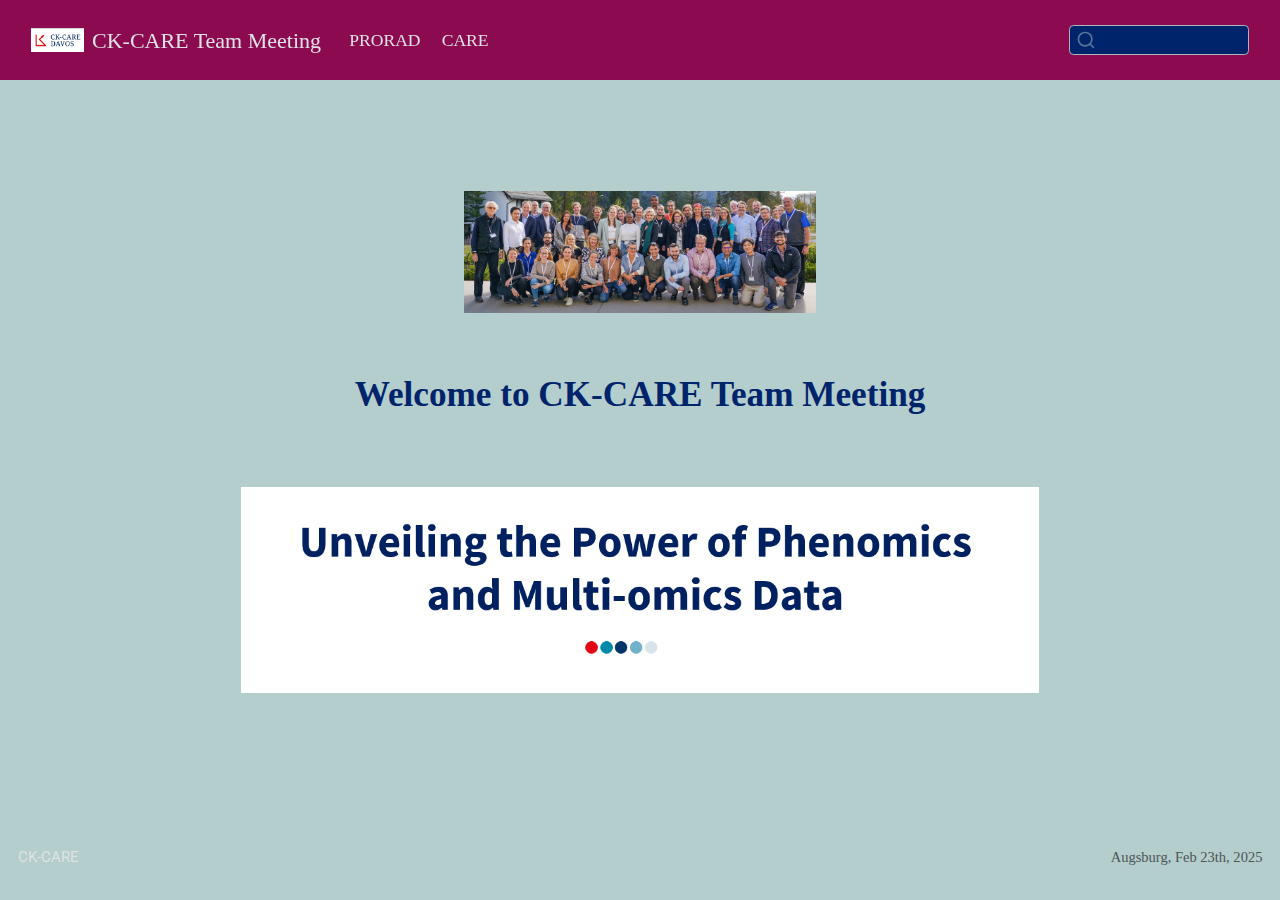
<file: docs/index.html>
<!DOCTYPE html>
<html xmlns="http://www.w3.org/1999/xhtml" lang="en" xml:lang="en"><head>

<meta charset="utf-8">
<meta name="generator" content="quarto-1.5.57">

<meta name="viewport" content="width=device-width, initial-scale=1.0, user-scalable=yes">


<title>CK-CARE Team Meeting</title>
<style>
code{white-space: pre-wrap;}
span.smallcaps{font-variant: small-caps;}
div.columns{display: flex; gap: min(4vw, 1.5em);}
div.column{flex: auto; overflow-x: auto;}
div.hanging-indent{margin-left: 1.5em; text-indent: -1.5em;}
ul.task-list{list-style: none;}
ul.task-list li input[type="checkbox"] {
  width: 0.8em;
  margin: 0 0.8em 0.2em -1em; /* quarto-specific, see https://github.com/quarto-dev/quarto-cli/issues/4556 */ 
  vertical-align: middle;
}
</style>


<script src="site_libs/quarto-nav/quarto-nav.js"></script>
<script src="site_libs/clipboard/clipboard.min.js"></script>
<script src="site_libs/quarto-search/autocomplete.umd.js"></script>
<script src="site_libs/quarto-search/fuse.min.js"></script>
<script src="site_libs/quarto-search/quarto-search.js"></script>
<meta name="quarto:offset" content="./">
<link href="./img/favicon.png" rel="icon" type="image/png">
<script src="site_libs/quarto-html/quarto.js"></script>
<script src="site_libs/quarto-html/popper.min.js"></script>
<script src="site_libs/quarto-html/tippy.umd.min.js"></script>
<link href="site_libs/quarto-html/tippy.css" rel="stylesheet">
<link href="site_libs/quarto-html/quarto-syntax-highlighting.css" rel="stylesheet" id="quarto-text-highlighting-styles">
<script src="site_libs/bootstrap/bootstrap.min.js"></script>
<link href="site_libs/bootstrap/bootstrap-icons.css" rel="stylesheet">
<link href="site_libs/bootstrap/bootstrap.min.css" rel="stylesheet" id="quarto-bootstrap" data-mode="light">
<script id="quarto-search-options" type="application/json">{
  "location": "navbar",
  "copy-button": false,
  "collapse-after": 3,
  "panel-placement": "end",
  "type": "textbox",
  "limit": 50,
  "keyboard-shortcut": [
    "f",
    "/",
    "s"
  ],
  "language": {
    "search-no-results-text": "No results",
    "search-matching-documents-text": "matching documents",
    "search-copy-link-title": "Copy link to search",
    "search-hide-matches-text": "Hide additional matches",
    "search-more-match-text": "more match in this document",
    "search-more-matches-text": "more matches in this document",
    "search-clear-button-title": "Clear",
    "search-text-placeholder": "",
    "search-detached-cancel-button-title": "Cancel",
    "search-submit-button-title": "Submit",
    "search-label": "Search"
  }
}</script>
<link rel="stylesheet" media="screen" href="https://fonts.googleapis.com/css?family=Roboto" type="text/css">


<link rel="stylesheet" href="html/myCSS2.css">
</head>

<body class="nav-fixed fullcontent">

<div id="quarto-search-results"></div>
  <header id="quarto-header" class="headroom fixed-top">
    <nav class="navbar navbar-expand-lg " data-bs-theme="dark">
      <div class="navbar-container container-fluid">
      <div class="navbar-brand-container mx-auto">
    <a href="./index.html" class="navbar-brand navbar-brand-logo">
    <img src="./img/logo.png" alt="" class="navbar-logo">
    </a>
    <a class="navbar-brand" href="./index.html">
    <span class="navbar-title">CK-CARE Team Meeting</span>
    </a>
  </div>
            <div id="quarto-search" class="" title="Search"></div>
          <button class="navbar-toggler" type="button" data-bs-toggle="collapse" data-bs-target="#navbarCollapse" aria-controls="navbarCollapse" role="menu" aria-expanded="false" aria-label="Toggle navigation" onclick="if (window.quartoToggleHeadroom) { window.quartoToggleHeadroom(); }">
  <span class="navbar-toggler-icon"></span>
</button>
          <div class="collapse navbar-collapse" id="navbarCollapse">
            <ul class="navbar-nav navbar-nav-scroll me-auto">
  <li class="nav-item">
    <a class="nav-link" href="./PRORAD/index.html"> 
<span class="menu-text">PRORAD</span></a>
  </li>  
  <li class="nav-item">
    <a class="nav-link" href="./CARE/index.html"> 
<span class="menu-text">CARE</span></a>
  </li>  
</ul>
          </div> <!-- /navcollapse -->
            <div class="quarto-navbar-tools">
</div>
      </div> <!-- /container-fluid -->
    </nav>
</header>
<!-- content -->
<div id="quarto-content" class="quarto-container page-columns page-rows-contents page-layout-article page-navbar">
<!-- sidebar -->
<!-- margin-sidebar -->
    
<!-- main -->
<main class="content" id="quarto-document-content">




<div class="quarto-about-jolla">
  <img src="img/my_image.jpg" class="about-image
  rectangle " style="width: 20em;">
 <div id="about-block">
<section id="welcome-to-ck-care-team-meeting" class="level1">
<h1>Welcome to CK-CARE Team Meeting</h1>
</section>
</div>  
</div>

<section id="section" class="level1">
<h1><img src="images/title.png" class="img-fluid"></h1>



</section>

</main> <!-- /main -->
<script id="quarto-html-after-body" type="application/javascript">
window.document.addEventListener("DOMContentLoaded", function (event) {
  const toggleBodyColorMode = (bsSheetEl) => {
    const mode = bsSheetEl.getAttribute("data-mode");
    const bodyEl = window.document.querySelector("body");
    if (mode === "dark") {
      bodyEl.classList.add("quarto-dark");
      bodyEl.classList.remove("quarto-light");
    } else {
      bodyEl.classList.add("quarto-light");
      bodyEl.classList.remove("quarto-dark");
    }
  }
  const toggleBodyColorPrimary = () => {
    const bsSheetEl = window.document.querySelector("link#quarto-bootstrap");
    if (bsSheetEl) {
      toggleBodyColorMode(bsSheetEl);
    }
  }
  toggleBodyColorPrimary();  
  const isCodeAnnotation = (el) => {
    for (const clz of el.classList) {
      if (clz.startsWith('code-annotation-')) {                     
        return true;
      }
    }
    return false;
  }
  const onCopySuccess = function(e) {
    // button target
    const button = e.trigger;
    // don't keep focus
    button.blur();
    // flash "checked"
    button.classList.add('code-copy-button-checked');
    var currentTitle = button.getAttribute("title");
    button.setAttribute("title", "Copied!");
    let tooltip;
    if (window.bootstrap) {
      button.setAttribute("data-bs-toggle", "tooltip");
      button.setAttribute("data-bs-placement", "left");
      button.setAttribute("data-bs-title", "Copied!");
      tooltip = new bootstrap.Tooltip(button, 
        { trigger: "manual", 
          customClass: "code-copy-button-tooltip",
          offset: [0, -8]});
      tooltip.show();    
    }
    setTimeout(function() {
      if (tooltip) {
        tooltip.hide();
        button.removeAttribute("data-bs-title");
        button.removeAttribute("data-bs-toggle");
        button.removeAttribute("data-bs-placement");
      }
      button.setAttribute("title", currentTitle);
      button.classList.remove('code-copy-button-checked');
    }, 1000);
    // clear code selection
    e.clearSelection();
  }
  const getTextToCopy = function(trigger) {
      const codeEl = trigger.previousElementSibling.cloneNode(true);
      for (const childEl of codeEl.children) {
        if (isCodeAnnotation(childEl)) {
          childEl.remove();
        }
      }
      return codeEl.innerText;
  }
  const clipboard = new window.ClipboardJS('.code-copy-button:not([data-in-quarto-modal])', {
    text: getTextToCopy
  });
  clipboard.on('success', onCopySuccess);
  if (window.document.getElementById('quarto-embedded-source-code-modal')) {
    // For code content inside modals, clipBoardJS needs to be initialized with a container option
    // TODO: Check when it could be a function (https://github.com/zenorocha/clipboard.js/issues/860)
    const clipboardModal = new window.ClipboardJS('.code-copy-button[data-in-quarto-modal]', {
      text: getTextToCopy,
      container: window.document.getElementById('quarto-embedded-source-code-modal')
    });
    clipboardModal.on('success', onCopySuccess);
  }
    var localhostRegex = new RegExp(/^(?:http|https):\/\/localhost\:?[0-9]*\//);
    var mailtoRegex = new RegExp(/^mailto:/);
      var filterRegex = new RegExp('/' + window.location.host + '/');
    var isInternal = (href) => {
        return filterRegex.test(href) || localhostRegex.test(href) || mailtoRegex.test(href);
    }
    // Inspect non-navigation links and adorn them if external
 	var links = window.document.querySelectorAll('a[href]:not(.nav-link):not(.navbar-brand):not(.toc-action):not(.sidebar-link):not(.sidebar-item-toggle):not(.pagination-link):not(.no-external):not([aria-hidden]):not(.dropdown-item):not(.quarto-navigation-tool):not(.about-link)');
    for (var i=0; i<links.length; i++) {
      const link = links[i];
      if (!isInternal(link.href)) {
        // undo the damage that might have been done by quarto-nav.js in the case of
        // links that we want to consider external
        if (link.dataset.originalHref !== undefined) {
          link.href = link.dataset.originalHref;
        }
      }
    }
  function tippyHover(el, contentFn, onTriggerFn, onUntriggerFn) {
    const config = {
      allowHTML: true,
      maxWidth: 500,
      delay: 100,
      arrow: false,
      appendTo: function(el) {
          return el.parentElement;
      },
      interactive: true,
      interactiveBorder: 10,
      theme: 'quarto',
      placement: 'bottom-start',
    };
    if (contentFn) {
      config.content = contentFn;
    }
    if (onTriggerFn) {
      config.onTrigger = onTriggerFn;
    }
    if (onUntriggerFn) {
      config.onUntrigger = onUntriggerFn;
    }
    window.tippy(el, config); 
  }
  const noterefs = window.document.querySelectorAll('a[role="doc-noteref"]');
  for (var i=0; i<noterefs.length; i++) {
    const ref = noterefs[i];
    tippyHover(ref, function() {
      // use id or data attribute instead here
      let href = ref.getAttribute('data-footnote-href') || ref.getAttribute('href');
      try { href = new URL(href).hash; } catch {}
      const id = href.replace(/^#\/?/, "");
      const note = window.document.getElementById(id);
      if (note) {
        return note.innerHTML;
      } else {
        return "";
      }
    });
  }
  const xrefs = window.document.querySelectorAll('a.quarto-xref');
  const processXRef = (id, note) => {
    // Strip column container classes
    const stripColumnClz = (el) => {
      el.classList.remove("page-full", "page-columns");
      if (el.children) {
        for (const child of el.children) {
          stripColumnClz(child);
        }
      }
    }
    stripColumnClz(note)
    if (id === null || id.startsWith('sec-')) {
      // Special case sections, only their first couple elements
      const container = document.createElement("div");
      if (note.children && note.children.length > 2) {
        container.appendChild(note.children[0].cloneNode(true));
        for (let i = 1; i < note.children.length; i++) {
          const child = note.children[i];
          if (child.tagName === "P" && child.innerText === "") {
            continue;
          } else {
            container.appendChild(child.cloneNode(true));
            break;
          }
        }
        if (window.Quarto?.typesetMath) {
          window.Quarto.typesetMath(container);
        }
        return container.innerHTML
      } else {
        if (window.Quarto?.typesetMath) {
          window.Quarto.typesetMath(note);
        }
        return note.innerHTML;
      }
    } else {
      // Remove any anchor links if they are present
      const anchorLink = note.querySelector('a.anchorjs-link');
      if (anchorLink) {
        anchorLink.remove();
      }
      if (window.Quarto?.typesetMath) {
        window.Quarto.typesetMath(note);
      }
      // TODO in 1.5, we should make sure this works without a callout special case
      if (note.classList.contains("callout")) {
        return note.outerHTML;
      } else {
        return note.innerHTML;
      }
    }
  }
  for (var i=0; i<xrefs.length; i++) {
    const xref = xrefs[i];
    tippyHover(xref, undefined, function(instance) {
      instance.disable();
      let url = xref.getAttribute('href');
      let hash = undefined; 
      if (url.startsWith('#')) {
        hash = url;
      } else {
        try { hash = new URL(url).hash; } catch {}
      }
      if (hash) {
        const id = hash.replace(/^#\/?/, "");
        const note = window.document.getElementById(id);
        if (note !== null) {
          try {
            const html = processXRef(id, note.cloneNode(true));
            instance.setContent(html);
          } finally {
            instance.enable();
            instance.show();
          }
        } else {
          // See if we can fetch this
          fetch(url.split('#')[0])
          .then(res => res.text())
          .then(html => {
            const parser = new DOMParser();
            const htmlDoc = parser.parseFromString(html, "text/html");
            const note = htmlDoc.getElementById(id);
            if (note !== null) {
              const html = processXRef(id, note);
              instance.setContent(html);
            } 
          }).finally(() => {
            instance.enable();
            instance.show();
          });
        }
      } else {
        // See if we can fetch a full url (with no hash to target)
        // This is a special case and we should probably do some content thinning / targeting
        fetch(url)
        .then(res => res.text())
        .then(html => {
          const parser = new DOMParser();
          const htmlDoc = parser.parseFromString(html, "text/html");
          const note = htmlDoc.querySelector('main.content');
          if (note !== null) {
            // This should only happen for chapter cross references
            // (since there is no id in the URL)
            // remove the first header
            if (note.children.length > 0 && note.children[0].tagName === "HEADER") {
              note.children[0].remove();
            }
            const html = processXRef(null, note);
            instance.setContent(html);
          } 
        }).finally(() => {
          instance.enable();
          instance.show();
        });
      }
    }, function(instance) {
    });
  }
      let selectedAnnoteEl;
      const selectorForAnnotation = ( cell, annotation) => {
        let cellAttr = 'data-code-cell="' + cell + '"';
        let lineAttr = 'data-code-annotation="' +  annotation + '"';
        const selector = 'span[' + cellAttr + '][' + lineAttr + ']';
        return selector;
      }
      const selectCodeLines = (annoteEl) => {
        const doc = window.document;
        const targetCell = annoteEl.getAttribute("data-target-cell");
        const targetAnnotation = annoteEl.getAttribute("data-target-annotation");
        const annoteSpan = window.document.querySelector(selectorForAnnotation(targetCell, targetAnnotation));
        const lines = annoteSpan.getAttribute("data-code-lines").split(",");
        const lineIds = lines.map((line) => {
          return targetCell + "-" + line;
        })
        let top = null;
        let height = null;
        let parent = null;
        if (lineIds.length > 0) {
            //compute the position of the single el (top and bottom and make a div)
            const el = window.document.getElementById(lineIds[0]);
            top = el.offsetTop;
            height = el.offsetHeight;
            parent = el.parentElement.parentElement;
          if (lineIds.length > 1) {
            const lastEl = window.document.getElementById(lineIds[lineIds.length - 1]);
            const bottom = lastEl.offsetTop + lastEl.offsetHeight;
            height = bottom - top;
          }
          if (top !== null && height !== null && parent !== null) {
            // cook up a div (if necessary) and position it 
            let div = window.document.getElementById("code-annotation-line-highlight");
            if (div === null) {
              div = window.document.createElement("div");
              div.setAttribute("id", "code-annotation-line-highlight");
              div.style.position = 'absolute';
              parent.appendChild(div);
            }
            div.style.top = top - 2 + "px";
            div.style.height = height + 4 + "px";
            div.style.left = 0;
            let gutterDiv = window.document.getElementById("code-annotation-line-highlight-gutter");
            if (gutterDiv === null) {
              gutterDiv = window.document.createElement("div");
              gutterDiv.setAttribute("id", "code-annotation-line-highlight-gutter");
              gutterDiv.style.position = 'absolute';
              const codeCell = window.document.getElementById(targetCell);
              const gutter = codeCell.querySelector('.code-annotation-gutter');
              gutter.appendChild(gutterDiv);
            }
            gutterDiv.style.top = top - 2 + "px";
            gutterDiv.style.height = height + 4 + "px";
          }
          selectedAnnoteEl = annoteEl;
        }
      };
      const unselectCodeLines = () => {
        const elementsIds = ["code-annotation-line-highlight", "code-annotation-line-highlight-gutter"];
        elementsIds.forEach((elId) => {
          const div = window.document.getElementById(elId);
          if (div) {
            div.remove();
          }
        });
        selectedAnnoteEl = undefined;
      };
        // Handle positioning of the toggle
    window.addEventListener(
      "resize",
      throttle(() => {
        elRect = undefined;
        if (selectedAnnoteEl) {
          selectCodeLines(selectedAnnoteEl);
        }
      }, 10)
    );
    function throttle(fn, ms) {
    let throttle = false;
    let timer;
      return (...args) => {
        if(!throttle) { // first call gets through
            fn.apply(this, args);
            throttle = true;
        } else { // all the others get throttled
            if(timer) clearTimeout(timer); // cancel #2
            timer = setTimeout(() => {
              fn.apply(this, args);
              timer = throttle = false;
            }, ms);
        }
      };
    }
      // Attach click handler to the DT
      const annoteDls = window.document.querySelectorAll('dt[data-target-cell]');
      for (const annoteDlNode of annoteDls) {
        annoteDlNode.addEventListener('click', (event) => {
          const clickedEl = event.target;
          if (clickedEl !== selectedAnnoteEl) {
            unselectCodeLines();
            const activeEl = window.document.querySelector('dt[data-target-cell].code-annotation-active');
            if (activeEl) {
              activeEl.classList.remove('code-annotation-active');
            }
            selectCodeLines(clickedEl);
            clickedEl.classList.add('code-annotation-active');
          } else {
            // Unselect the line
            unselectCodeLines();
            clickedEl.classList.remove('code-annotation-active');
          }
        });
      }
  const findCites = (el) => {
    const parentEl = el.parentElement;
    if (parentEl) {
      const cites = parentEl.dataset.cites;
      if (cites) {
        return {
          el,
          cites: cites.split(' ')
        };
      } else {
        return findCites(el.parentElement)
      }
    } else {
      return undefined;
    }
  };
  var bibliorefs = window.document.querySelectorAll('a[role="doc-biblioref"]');
  for (var i=0; i<bibliorefs.length; i++) {
    const ref = bibliorefs[i];
    const citeInfo = findCites(ref);
    if (citeInfo) {
      tippyHover(citeInfo.el, function() {
        var popup = window.document.createElement('div');
        citeInfo.cites.forEach(function(cite) {
          var citeDiv = window.document.createElement('div');
          citeDiv.classList.add('hanging-indent');
          citeDiv.classList.add('csl-entry');
          var biblioDiv = window.document.getElementById('ref-' + cite);
          if (biblioDiv) {
            citeDiv.innerHTML = biblioDiv.innerHTML;
          }
          popup.appendChild(citeDiv);
        });
        return popup.innerHTML;
      });
    }
  }
});
</script>
</div> <!-- /content -->
<footer class="footer">
  <div class="nav-footer">
    <div class="nav-footer-left">
<p>CK-CARE</p>
</div>   
    <div class="nav-footer-center">
      &nbsp;
    </div>
    <div class="nav-footer-right">
<p>Augsburg, Feb 23th, 2025</p>
</div>
  </div>
</footer>




</body></html>
</file>
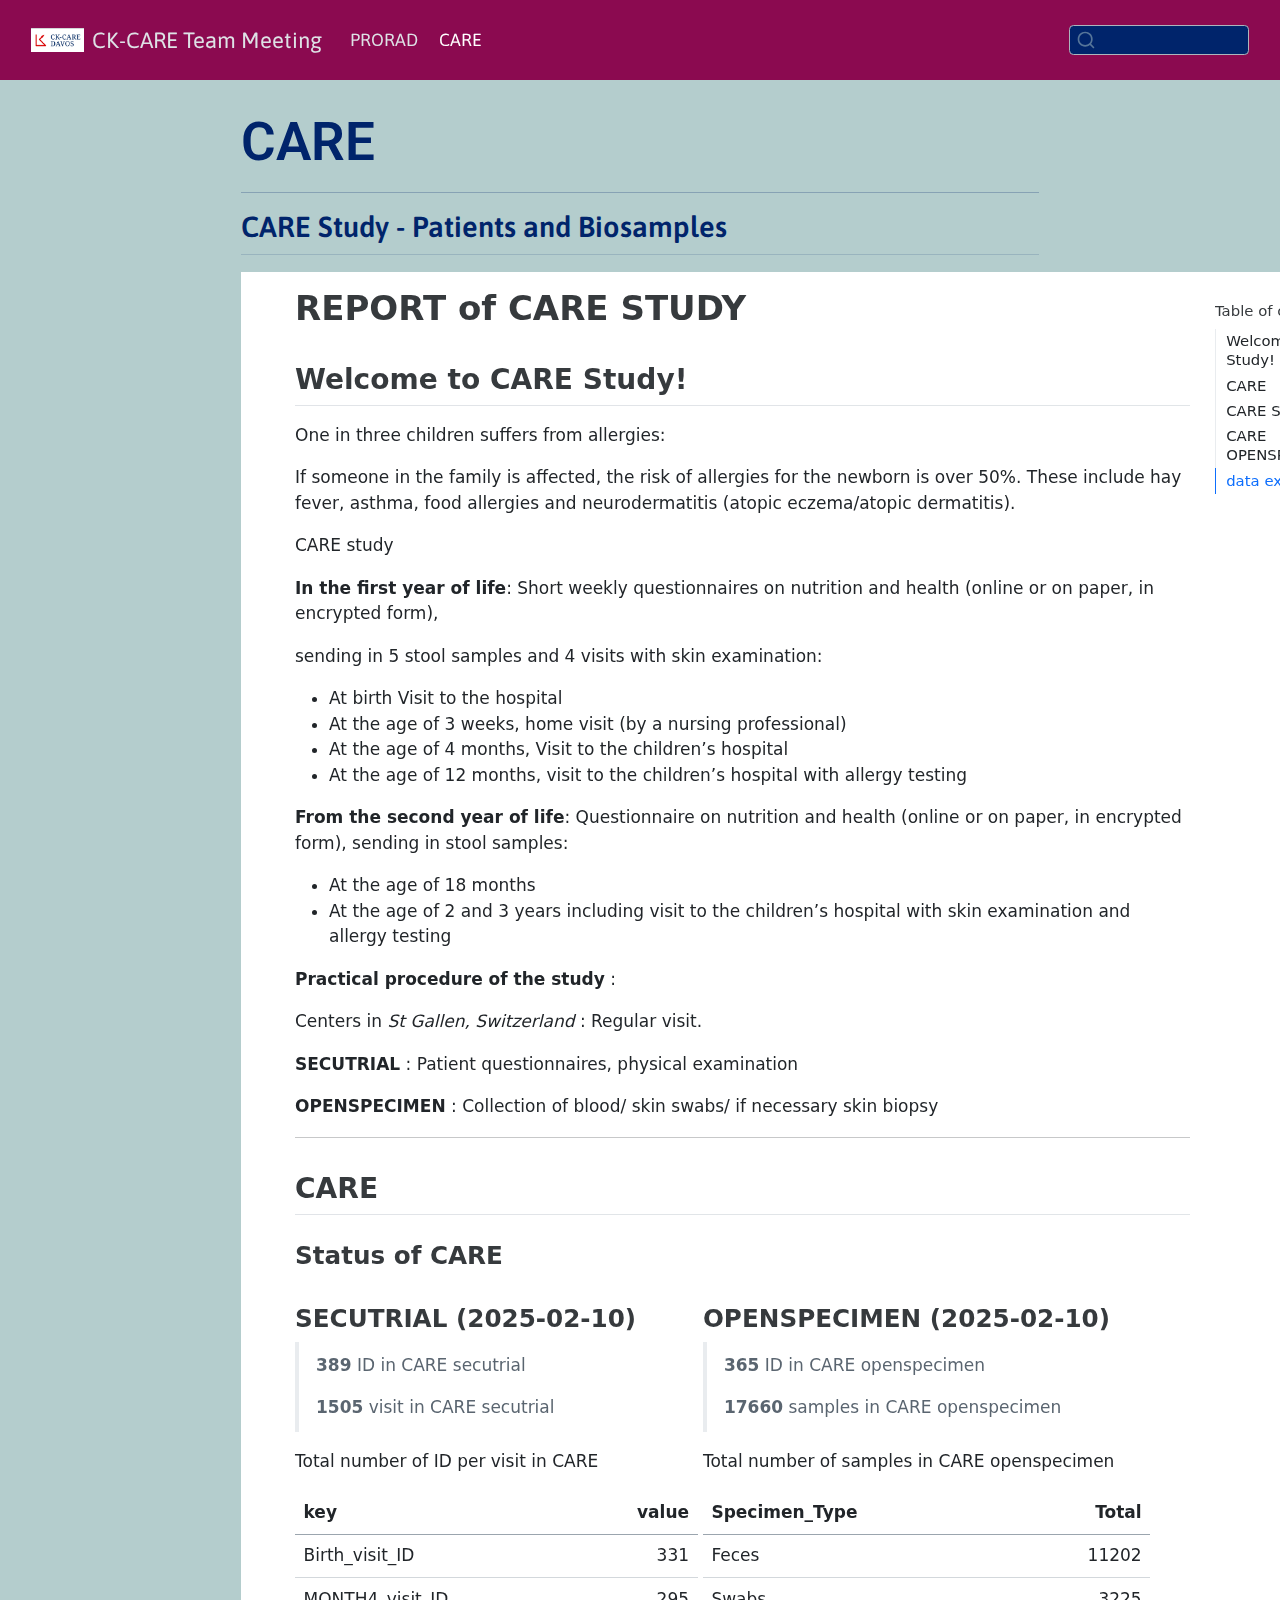
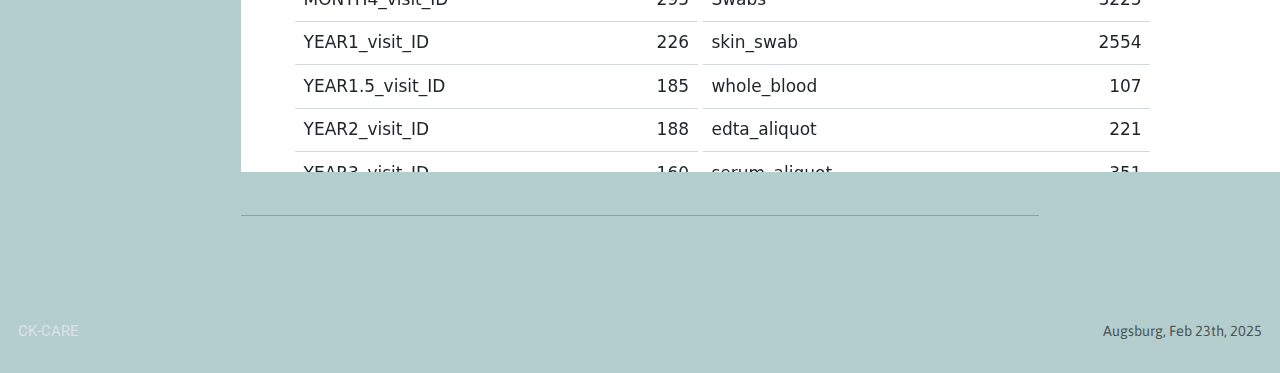
<file: docs/CARE/index.html>
<!DOCTYPE html>
<html xmlns="http://www.w3.org/1999/xhtml" lang="en" xml:lang="en"><head>

<meta charset="utf-8">
<meta name="generator" content="quarto-1.5.57">

<meta name="viewport" content="width=device-width, initial-scale=1.0, user-scalable=yes">


<title>CARE – CK-CARE Team Meeting</title>
<style>
code{white-space: pre-wrap;}
span.smallcaps{font-variant: small-caps;}
div.columns{display: flex; gap: min(4vw, 1.5em);}
div.column{flex: auto; overflow-x: auto;}
div.hanging-indent{margin-left: 1.5em; text-indent: -1.5em;}
ul.task-list{list-style: none;}
ul.task-list li input[type="checkbox"] {
  width: 0.8em;
  margin: 0 0.8em 0.2em -1em; /* quarto-specific, see https://github.com/quarto-dev/quarto-cli/issues/4556 */ 
  vertical-align: middle;
}
</style>


<script src="../site_libs/quarto-nav/quarto-nav.js"></script>
<script src="../site_libs/clipboard/clipboard.min.js"></script>
<script src="../site_libs/quarto-search/autocomplete.umd.js"></script>
<script src="../site_libs/quarto-search/fuse.min.js"></script>
<script src="../site_libs/quarto-search/quarto-search.js"></script>
<meta name="quarto:offset" content="../">
<link href="../img/favicon.png" rel="icon" type="image/png">
<script src="../site_libs/quarto-html/quarto.js"></script>
<script src="../site_libs/quarto-html/popper.min.js"></script>
<script src="../site_libs/quarto-html/tippy.umd.min.js"></script>
<script src="../site_libs/quarto-html/anchor.min.js"></script>
<link href="../site_libs/quarto-html/tippy.css" rel="stylesheet">
<link href="../site_libs/quarto-html/quarto-syntax-highlighting.css" rel="stylesheet" id="quarto-text-highlighting-styles">
<script src="../site_libs/bootstrap/bootstrap.min.js"></script>
<link href="../site_libs/bootstrap/bootstrap-icons.css" rel="stylesheet">
<link href="../site_libs/bootstrap/bootstrap.min.css" rel="stylesheet" id="quarto-bootstrap" data-mode="light">
<script id="quarto-search-options" type="application/json">{
  "location": "navbar",
  "copy-button": false,
  "collapse-after": 3,
  "panel-placement": "end",
  "type": "textbox",
  "limit": 50,
  "keyboard-shortcut": [
    "f",
    "/",
    "s"
  ],
  "language": {
    "search-no-results-text": "No results",
    "search-matching-documents-text": "matching documents",
    "search-copy-link-title": "Copy link to search",
    "search-hide-matches-text": "Hide additional matches",
    "search-more-match-text": "more match in this document",
    "search-more-matches-text": "more matches in this document",
    "search-clear-button-title": "Clear",
    "search-text-placeholder": "",
    "search-detached-cancel-button-title": "Cancel",
    "search-submit-button-title": "Submit",
    "search-label": "Search"
  }
}</script>
<link rel="stylesheet" media="screen" href="https://fonts.googleapis.com/css?family=Roboto" type="text/css">
<link rel="stylesheet" media="screen" href="https://fonts.googleapis.com/css?family=Asap" type="text/css">


<link rel="stylesheet" href="../html/myCSS2.css">
</head>

<body class="nav-fixed fullcontent">

<div id="quarto-search-results"></div>
  <header id="quarto-header" class="headroom fixed-top">
    <nav class="navbar navbar-expand-lg " data-bs-theme="dark">
      <div class="navbar-container container-fluid">
      <div class="navbar-brand-container mx-auto">
    <a href="../index.html" class="navbar-brand navbar-brand-logo">
    <img src="../img/logo.png" alt="" class="navbar-logo">
    </a>
    <a class="navbar-brand" href="../index.html">
    <span class="navbar-title">CK-CARE Team Meeting</span>
    </a>
  </div>
            <div id="quarto-search" class="" title="Search"></div>
          <button class="navbar-toggler" type="button" data-bs-toggle="collapse" data-bs-target="#navbarCollapse" aria-controls="navbarCollapse" role="menu" aria-expanded="false" aria-label="Toggle navigation" onclick="if (window.quartoToggleHeadroom) { window.quartoToggleHeadroom(); }">
  <span class="navbar-toggler-icon"></span>
</button>
          <div class="collapse navbar-collapse" id="navbarCollapse">
            <ul class="navbar-nav navbar-nav-scroll me-auto">
  <li class="nav-item">
    <a class="nav-link" href="../PRORAD/index.html"> 
<span class="menu-text">PRORAD</span></a>
  </li>  
  <li class="nav-item">
    <a class="nav-link active" href="../CARE/index.html" aria-current="page"> 
<span class="menu-text">CARE</span></a>
  </li>  
</ul>
          </div> <!-- /navcollapse -->
            <div class="quarto-navbar-tools">
</div>
      </div> <!-- /container-fluid -->
    </nav>
</header>
<!-- content -->
<div id="quarto-content" class="quarto-container page-columns page-rows-contents page-layout-article page-navbar">
<!-- sidebar -->
<!-- margin-sidebar -->
    
<!-- main -->
<main class="content" id="quarto-document-content">

<header id="title-block-header" class="quarto-title-block default">
<div class="quarto-title">
<h1 class="title">CARE</h1>
</div>



<div class="quarto-title-meta">

    
  
    
  </div>
  


</header>


<hr>
<section id="care-study---patients-and-biosamples" class="level2">
<h2 class="anchored" data-anchor-id="care-study---patients-and-biosamples">CARE Study - Patients and Biosamples</h2>
<iframe width="1200" height="1500" src="REPORT of CARE STUDY.html" title="Report"></iframe>
<hr>


</section>

</main> <!-- /main -->
<script id="quarto-html-after-body" type="application/javascript">
window.document.addEventListener("DOMContentLoaded", function (event) {
  const toggleBodyColorMode = (bsSheetEl) => {
    const mode = bsSheetEl.getAttribute("data-mode");
    const bodyEl = window.document.querySelector("body");
    if (mode === "dark") {
      bodyEl.classList.add("quarto-dark");
      bodyEl.classList.remove("quarto-light");
    } else {
      bodyEl.classList.add("quarto-light");
      bodyEl.classList.remove("quarto-dark");
    }
  }
  const toggleBodyColorPrimary = () => {
    const bsSheetEl = window.document.querySelector("link#quarto-bootstrap");
    if (bsSheetEl) {
      toggleBodyColorMode(bsSheetEl);
    }
  }
  toggleBodyColorPrimary();  
  const icon = "";
  const anchorJS = new window.AnchorJS();
  anchorJS.options = {
    placement: 'right',
    icon: icon
  };
  anchorJS.add('.anchored');
  const isCodeAnnotation = (el) => {
    for (const clz of el.classList) {
      if (clz.startsWith('code-annotation-')) {                     
        return true;
      }
    }
    return false;
  }
  const onCopySuccess = function(e) {
    // button target
    const button = e.trigger;
    // don't keep focus
    button.blur();
    // flash "checked"
    button.classList.add('code-copy-button-checked');
    var currentTitle = button.getAttribute("title");
    button.setAttribute("title", "Copied!");
    let tooltip;
    if (window.bootstrap) {
      button.setAttribute("data-bs-toggle", "tooltip");
      button.setAttribute("data-bs-placement", "left");
      button.setAttribute("data-bs-title", "Copied!");
      tooltip = new bootstrap.Tooltip(button, 
        { trigger: "manual", 
          customClass: "code-copy-button-tooltip",
          offset: [0, -8]});
      tooltip.show();    
    }
    setTimeout(function() {
      if (tooltip) {
        tooltip.hide();
        button.removeAttribute("data-bs-title");
        button.removeAttribute("data-bs-toggle");
        button.removeAttribute("data-bs-placement");
      }
      button.setAttribute("title", currentTitle);
      button.classList.remove('code-copy-button-checked');
    }, 1000);
    // clear code selection
    e.clearSelection();
  }
  const getTextToCopy = function(trigger) {
      const codeEl = trigger.previousElementSibling.cloneNode(true);
      for (const childEl of codeEl.children) {
        if (isCodeAnnotation(childEl)) {
          childEl.remove();
        }
      }
      return codeEl.innerText;
  }
  const clipboard = new window.ClipboardJS('.code-copy-button:not([data-in-quarto-modal])', {
    text: getTextToCopy
  });
  clipboard.on('success', onCopySuccess);
  if (window.document.getElementById('quarto-embedded-source-code-modal')) {
    // For code content inside modals, clipBoardJS needs to be initialized with a container option
    // TODO: Check when it could be a function (https://github.com/zenorocha/clipboard.js/issues/860)
    const clipboardModal = new window.ClipboardJS('.code-copy-button[data-in-quarto-modal]', {
      text: getTextToCopy,
      container: window.document.getElementById('quarto-embedded-source-code-modal')
    });
    clipboardModal.on('success', onCopySuccess);
  }
    var localhostRegex = new RegExp(/^(?:http|https):\/\/localhost\:?[0-9]*\//);
    var mailtoRegex = new RegExp(/^mailto:/);
      var filterRegex = new RegExp('/' + window.location.host + '/');
    var isInternal = (href) => {
        return filterRegex.test(href) || localhostRegex.test(href) || mailtoRegex.test(href);
    }
    // Inspect non-navigation links and adorn them if external
 	var links = window.document.querySelectorAll('a[href]:not(.nav-link):not(.navbar-brand):not(.toc-action):not(.sidebar-link):not(.sidebar-item-toggle):not(.pagination-link):not(.no-external):not([aria-hidden]):not(.dropdown-item):not(.quarto-navigation-tool):not(.about-link)');
    for (var i=0; i<links.length; i++) {
      const link = links[i];
      if (!isInternal(link.href)) {
        // undo the damage that might have been done by quarto-nav.js in the case of
        // links that we want to consider external
        if (link.dataset.originalHref !== undefined) {
          link.href = link.dataset.originalHref;
        }
      }
    }
  function tippyHover(el, contentFn, onTriggerFn, onUntriggerFn) {
    const config = {
      allowHTML: true,
      maxWidth: 500,
      delay: 100,
      arrow: false,
      appendTo: function(el) {
          return el.parentElement;
      },
      interactive: true,
      interactiveBorder: 10,
      theme: 'quarto',
      placement: 'bottom-start',
    };
    if (contentFn) {
      config.content = contentFn;
    }
    if (onTriggerFn) {
      config.onTrigger = onTriggerFn;
    }
    if (onUntriggerFn) {
      config.onUntrigger = onUntriggerFn;
    }
    window.tippy(el, config); 
  }
  const noterefs = window.document.querySelectorAll('a[role="doc-noteref"]');
  for (var i=0; i<noterefs.length; i++) {
    const ref = noterefs[i];
    tippyHover(ref, function() {
      // use id or data attribute instead here
      let href = ref.getAttribute('data-footnote-href') || ref.getAttribute('href');
      try { href = new URL(href).hash; } catch {}
      const id = href.replace(/^#\/?/, "");
      const note = window.document.getElementById(id);
      if (note) {
        return note.innerHTML;
      } else {
        return "";
      }
    });
  }
  const xrefs = window.document.querySelectorAll('a.quarto-xref');
  const processXRef = (id, note) => {
    // Strip column container classes
    const stripColumnClz = (el) => {
      el.classList.remove("page-full", "page-columns");
      if (el.children) {
        for (const child of el.children) {
          stripColumnClz(child);
        }
      }
    }
    stripColumnClz(note)
    if (id === null || id.startsWith('sec-')) {
      // Special case sections, only their first couple elements
      const container = document.createElement("div");
      if (note.children && note.children.length > 2) {
        container.appendChild(note.children[0].cloneNode(true));
        for (let i = 1; i < note.children.length; i++) {
          const child = note.children[i];
          if (child.tagName === "P" && child.innerText === "") {
            continue;
          } else {
            container.appendChild(child.cloneNode(true));
            break;
          }
        }
        if (window.Quarto?.typesetMath) {
          window.Quarto.typesetMath(container);
        }
        return container.innerHTML
      } else {
        if (window.Quarto?.typesetMath) {
          window.Quarto.typesetMath(note);
        }
        return note.innerHTML;
      }
    } else {
      // Remove any anchor links if they are present
      const anchorLink = note.querySelector('a.anchorjs-link');
      if (anchorLink) {
        anchorLink.remove();
      }
      if (window.Quarto?.typesetMath) {
        window.Quarto.typesetMath(note);
      }
      // TODO in 1.5, we should make sure this works without a callout special case
      if (note.classList.contains("callout")) {
        return note.outerHTML;
      } else {
        return note.innerHTML;
      }
    }
  }
  for (var i=0; i<xrefs.length; i++) {
    const xref = xrefs[i];
    tippyHover(xref, undefined, function(instance) {
      instance.disable();
      let url = xref.getAttribute('href');
      let hash = undefined; 
      if (url.startsWith('#')) {
        hash = url;
      } else {
        try { hash = new URL(url).hash; } catch {}
      }
      if (hash) {
        const id = hash.replace(/^#\/?/, "");
        const note = window.document.getElementById(id);
        if (note !== null) {
          try {
            const html = processXRef(id, note.cloneNode(true));
            instance.setContent(html);
          } finally {
            instance.enable();
            instance.show();
          }
        } else {
          // See if we can fetch this
          fetch(url.split('#')[0])
          .then(res => res.text())
          .then(html => {
            const parser = new DOMParser();
            const htmlDoc = parser.parseFromString(html, "text/html");
            const note = htmlDoc.getElementById(id);
            if (note !== null) {
              const html = processXRef(id, note);
              instance.setContent(html);
            } 
          }).finally(() => {
            instance.enable();
            instance.show();
          });
        }
      } else {
        // See if we can fetch a full url (with no hash to target)
        // This is a special case and we should probably do some content thinning / targeting
        fetch(url)
        .then(res => res.text())
        .then(html => {
          const parser = new DOMParser();
          const htmlDoc = parser.parseFromString(html, "text/html");
          const note = htmlDoc.querySelector('main.content');
          if (note !== null) {
            // This should only happen for chapter cross references
            // (since there is no id in the URL)
            // remove the first header
            if (note.children.length > 0 && note.children[0].tagName === "HEADER") {
              note.children[0].remove();
            }
            const html = processXRef(null, note);
            instance.setContent(html);
          } 
        }).finally(() => {
          instance.enable();
          instance.show();
        });
      }
    }, function(instance) {
    });
  }
      let selectedAnnoteEl;
      const selectorForAnnotation = ( cell, annotation) => {
        let cellAttr = 'data-code-cell="' + cell + '"';
        let lineAttr = 'data-code-annotation="' +  annotation + '"';
        const selector = 'span[' + cellAttr + '][' + lineAttr + ']';
        return selector;
      }
      const selectCodeLines = (annoteEl) => {
        const doc = window.document;
        const targetCell = annoteEl.getAttribute("data-target-cell");
        const targetAnnotation = annoteEl.getAttribute("data-target-annotation");
        const annoteSpan = window.document.querySelector(selectorForAnnotation(targetCell, targetAnnotation));
        const lines = annoteSpan.getAttribute("data-code-lines").split(",");
        const lineIds = lines.map((line) => {
          return targetCell + "-" + line;
        })
        let top = null;
        let height = null;
        let parent = null;
        if (lineIds.length > 0) {
            //compute the position of the single el (top and bottom and make a div)
            const el = window.document.getElementById(lineIds[0]);
            top = el.offsetTop;
            height = el.offsetHeight;
            parent = el.parentElement.parentElement;
          if (lineIds.length > 1) {
            const lastEl = window.document.getElementById(lineIds[lineIds.length - 1]);
            const bottom = lastEl.offsetTop + lastEl.offsetHeight;
            height = bottom - top;
          }
          if (top !== null && height !== null && parent !== null) {
            // cook up a div (if necessary) and position it 
            let div = window.document.getElementById("code-annotation-line-highlight");
            if (div === null) {
              div = window.document.createElement("div");
              div.setAttribute("id", "code-annotation-line-highlight");
              div.style.position = 'absolute';
              parent.appendChild(div);
            }
            div.style.top = top - 2 + "px";
            div.style.height = height + 4 + "px";
            div.style.left = 0;
            let gutterDiv = window.document.getElementById("code-annotation-line-highlight-gutter");
            if (gutterDiv === null) {
              gutterDiv = window.document.createElement("div");
              gutterDiv.setAttribute("id", "code-annotation-line-highlight-gutter");
              gutterDiv.style.position = 'absolute';
              const codeCell = window.document.getElementById(targetCell);
              const gutter = codeCell.querySelector('.code-annotation-gutter');
              gutter.appendChild(gutterDiv);
            }
            gutterDiv.style.top = top - 2 + "px";
            gutterDiv.style.height = height + 4 + "px";
          }
          selectedAnnoteEl = annoteEl;
        }
      };
      const unselectCodeLines = () => {
        const elementsIds = ["code-annotation-line-highlight", "code-annotation-line-highlight-gutter"];
        elementsIds.forEach((elId) => {
          const div = window.document.getElementById(elId);
          if (div) {
            div.remove();
          }
        });
        selectedAnnoteEl = undefined;
      };
        // Handle positioning of the toggle
    window.addEventListener(
      "resize",
      throttle(() => {
        elRect = undefined;
        if (selectedAnnoteEl) {
          selectCodeLines(selectedAnnoteEl);
        }
      }, 10)
    );
    function throttle(fn, ms) {
    let throttle = false;
    let timer;
      return (...args) => {
        if(!throttle) { // first call gets through
            fn.apply(this, args);
            throttle = true;
        } else { // all the others get throttled
            if(timer) clearTimeout(timer); // cancel #2
            timer = setTimeout(() => {
              fn.apply(this, args);
              timer = throttle = false;
            }, ms);
        }
      };
    }
      // Attach click handler to the DT
      const annoteDls = window.document.querySelectorAll('dt[data-target-cell]');
      for (const annoteDlNode of annoteDls) {
        annoteDlNode.addEventListener('click', (event) => {
          const clickedEl = event.target;
          if (clickedEl !== selectedAnnoteEl) {
            unselectCodeLines();
            const activeEl = window.document.querySelector('dt[data-target-cell].code-annotation-active');
            if (activeEl) {
              activeEl.classList.remove('code-annotation-active');
            }
            selectCodeLines(clickedEl);
            clickedEl.classList.add('code-annotation-active');
          } else {
            // Unselect the line
            unselectCodeLines();
            clickedEl.classList.remove('code-annotation-active');
          }
        });
      }
  const findCites = (el) => {
    const parentEl = el.parentElement;
    if (parentEl) {
      const cites = parentEl.dataset.cites;
      if (cites) {
        return {
          el,
          cites: cites.split(' ')
        };
      } else {
        return findCites(el.parentElement)
      }
    } else {
      return undefined;
    }
  };
  var bibliorefs = window.document.querySelectorAll('a[role="doc-biblioref"]');
  for (var i=0; i<bibliorefs.length; i++) {
    const ref = bibliorefs[i];
    const citeInfo = findCites(ref);
    if (citeInfo) {
      tippyHover(citeInfo.el, function() {
        var popup = window.document.createElement('div');
        citeInfo.cites.forEach(function(cite) {
          var citeDiv = window.document.createElement('div');
          citeDiv.classList.add('hanging-indent');
          citeDiv.classList.add('csl-entry');
          var biblioDiv = window.document.getElementById('ref-' + cite);
          if (biblioDiv) {
            citeDiv.innerHTML = biblioDiv.innerHTML;
          }
          popup.appendChild(citeDiv);
        });
        return popup.innerHTML;
      });
    }
  }
});
</script>
</div> <!-- /content -->
<footer class="footer">
  <div class="nav-footer">
    <div class="nav-footer-left">
<p>CK-CARE</p>
</div>   
    <div class="nav-footer-center">
      &nbsp;
    </div>
    <div class="nav-footer-right">
<p>Augsburg, Feb 23th, 2025</p>
</div>
  </div>
</footer>




</body></html>
</file>
<file: docs/site_libs/quarto-html/tippy.css>
.tippy-box[data-animation=fade][data-state=hidden]{opacity:0}[data-tippy-root]{max-width:calc(100vw - 10px)}.tippy-box{position:relative;background-color:#333;color:#fff;border-radius:4px;font-size:14px;line-height:1.4;white-space:normal;outline:0;transition-property:transform,visibility,opacity}.tippy-box[data-placement^=top]>.tippy-arrow{bottom:0}.tippy-box[data-placement^=top]>.tippy-arrow:before{bottom:-7px;left:0;border-width:8px 8px 0;border-top-color:initial;transform-origin:center top}.tippy-box[data-placement^=bottom]>.tippy-arrow{top:0}.tippy-box[data-placement^=bottom]>.tippy-arrow:before{top:-7px;left:0;border-width:0 8px 8px;border-bottom-color:initial;transform-origin:center bottom}.tippy-box[data-placement^=left]>.tippy-arrow{right:0}.tippy-box[data-placement^=left]>.tippy-arrow:before{border-width:8px 0 8px 8px;border-left-color:initial;right:-7px;transform-origin:center left}.tippy-box[data-placement^=right]>.tippy-arrow{left:0}.tippy-box[data-placement^=right]>.tippy-arrow:before{left:-7px;border-width:8px 8px 8px 0;border-right-color:initial;transform-origin:center right}.tippy-box[data-inertia][data-state=visible]{transition-timing-function:cubic-bezier(.54,1.5,.38,1.11)}.tippy-arrow{width:16px;height:16px;color:#333}.tippy-arrow:before{content:"";position:absolute;border-color:transparent;border-style:solid}.tippy-content{position:relative;padding:5px 9px;z-index:1}
</file>
<file: docs/site_libs/quarto-html/quarto-syntax-highlighting.css>
/* quarto syntax highlight colors */
:root {
  --quarto-hl-ot-color: #003B4F;
  --quarto-hl-at-color: #657422;
  --quarto-hl-ss-color: #20794D;
  --quarto-hl-an-color: #5E5E5E;
  --quarto-hl-fu-color: #4758AB;
  --quarto-hl-st-color: #20794D;
  --quarto-hl-cf-color: #003B4F;
  --quarto-hl-op-color: #5E5E5E;
  --quarto-hl-er-color: #AD0000;
  --quarto-hl-bn-color: #AD0000;
  --quarto-hl-al-color: #AD0000;
  --quarto-hl-va-color: #111111;
  --quarto-hl-bu-color: inherit;
  --quarto-hl-ex-color: inherit;
  --quarto-hl-pp-color: #AD0000;
  --quarto-hl-in-color: #5E5E5E;
  --quarto-hl-vs-color: #20794D;
  --quarto-hl-wa-color: #5E5E5E;
  --quarto-hl-do-color: #5E5E5E;
  --quarto-hl-im-color: #00769E;
  --quarto-hl-ch-color: #20794D;
  --quarto-hl-dt-color: #AD0000;
  --quarto-hl-fl-color: #AD0000;
  --quarto-hl-co-color: #5E5E5E;
  --quarto-hl-cv-color: #5E5E5E;
  --quarto-hl-cn-color: #8f5902;
  --quarto-hl-sc-color: #5E5E5E;
  --quarto-hl-dv-color: #AD0000;
  --quarto-hl-kw-color: #003B4F;
}

/* other quarto variables */
:root {
  --quarto-font-monospace: SFMono-Regular, Menlo, Monaco, Consolas, "Liberation Mono", "Courier New", monospace;
}

pre > code.sourceCode > span {
  color: #003B4F;
}

code span {
  color: #003B4F;
}

code.sourceCode > span {
  color: #003B4F;
}

div.sourceCode,
div.sourceCode pre.sourceCode {
  color: #003B4F;
}

code span.ot {
  color: #003B4F;
  font-style: inherit;
}

code span.at {
  color: #657422;
  font-style: inherit;
}

code span.ss {
  color: #20794D;
  font-style: inherit;
}

code span.an {
  color: #5E5E5E;
  font-style: inherit;
}

code span.fu {
  color: #4758AB;
  font-style: inherit;
}

code span.st {
  color: #20794D;
  font-style: inherit;
}

code span.cf {
  color: #003B4F;
  font-weight: bold;
  font-style: inherit;
}

code span.op {
  color: #5E5E5E;
  font-style: inherit;
}

code span.er {
  color: #AD0000;
  font-style: inherit;
}

code span.bn {
  color: #AD0000;
  font-style: inherit;
}

code span.al {
  color: #AD0000;
  font-style: inherit;
}

code span.va {
  color: #111111;
  font-style: inherit;
}

code span.bu {
  font-style: inherit;
}

code span.ex {
  font-style: inherit;
}

code span.pp {
  color: #AD0000;
  font-style: inherit;
}

code span.in {
  color: #5E5E5E;
  font-style: inherit;
}

code span.vs {
  color: #20794D;
  font-style: inherit;
}

code span.wa {
  color: #5E5E5E;
  font-style: italic;
}

code span.do {
  color: #5E5E5E;
  font-style: italic;
}

code span.im {
  color: #00769E;
  font-style: inherit;
}

code span.ch {
  color: #20794D;
  font-style: inherit;
}

code span.dt {
  color: #AD0000;
  font-style: inherit;
}

code span.fl {
  color: #AD0000;
  font-style: inherit;
}

code span.co {
  color: #5E5E5E;
  font-style: inherit;
}

code span.cv {
  color: #5E5E5E;
  font-style: italic;
}

code span.cn {
  color: #8f5902;
  font-style: inherit;
}

code span.sc {
  color: #5E5E5E;
  font-style: inherit;
}

code span.dv {
  color: #AD0000;
  font-style: inherit;
}

code span.kw {
  color: #003B4F;
  font-weight: bold;
  font-style: inherit;
}

.prevent-inlining {
  content: "</";
}

/*# sourceMappingURL=debc5d5d77c3f9108843748ff7464032.css.map */
</file>
<file: docs/html/myCSS2.css>

</file>
